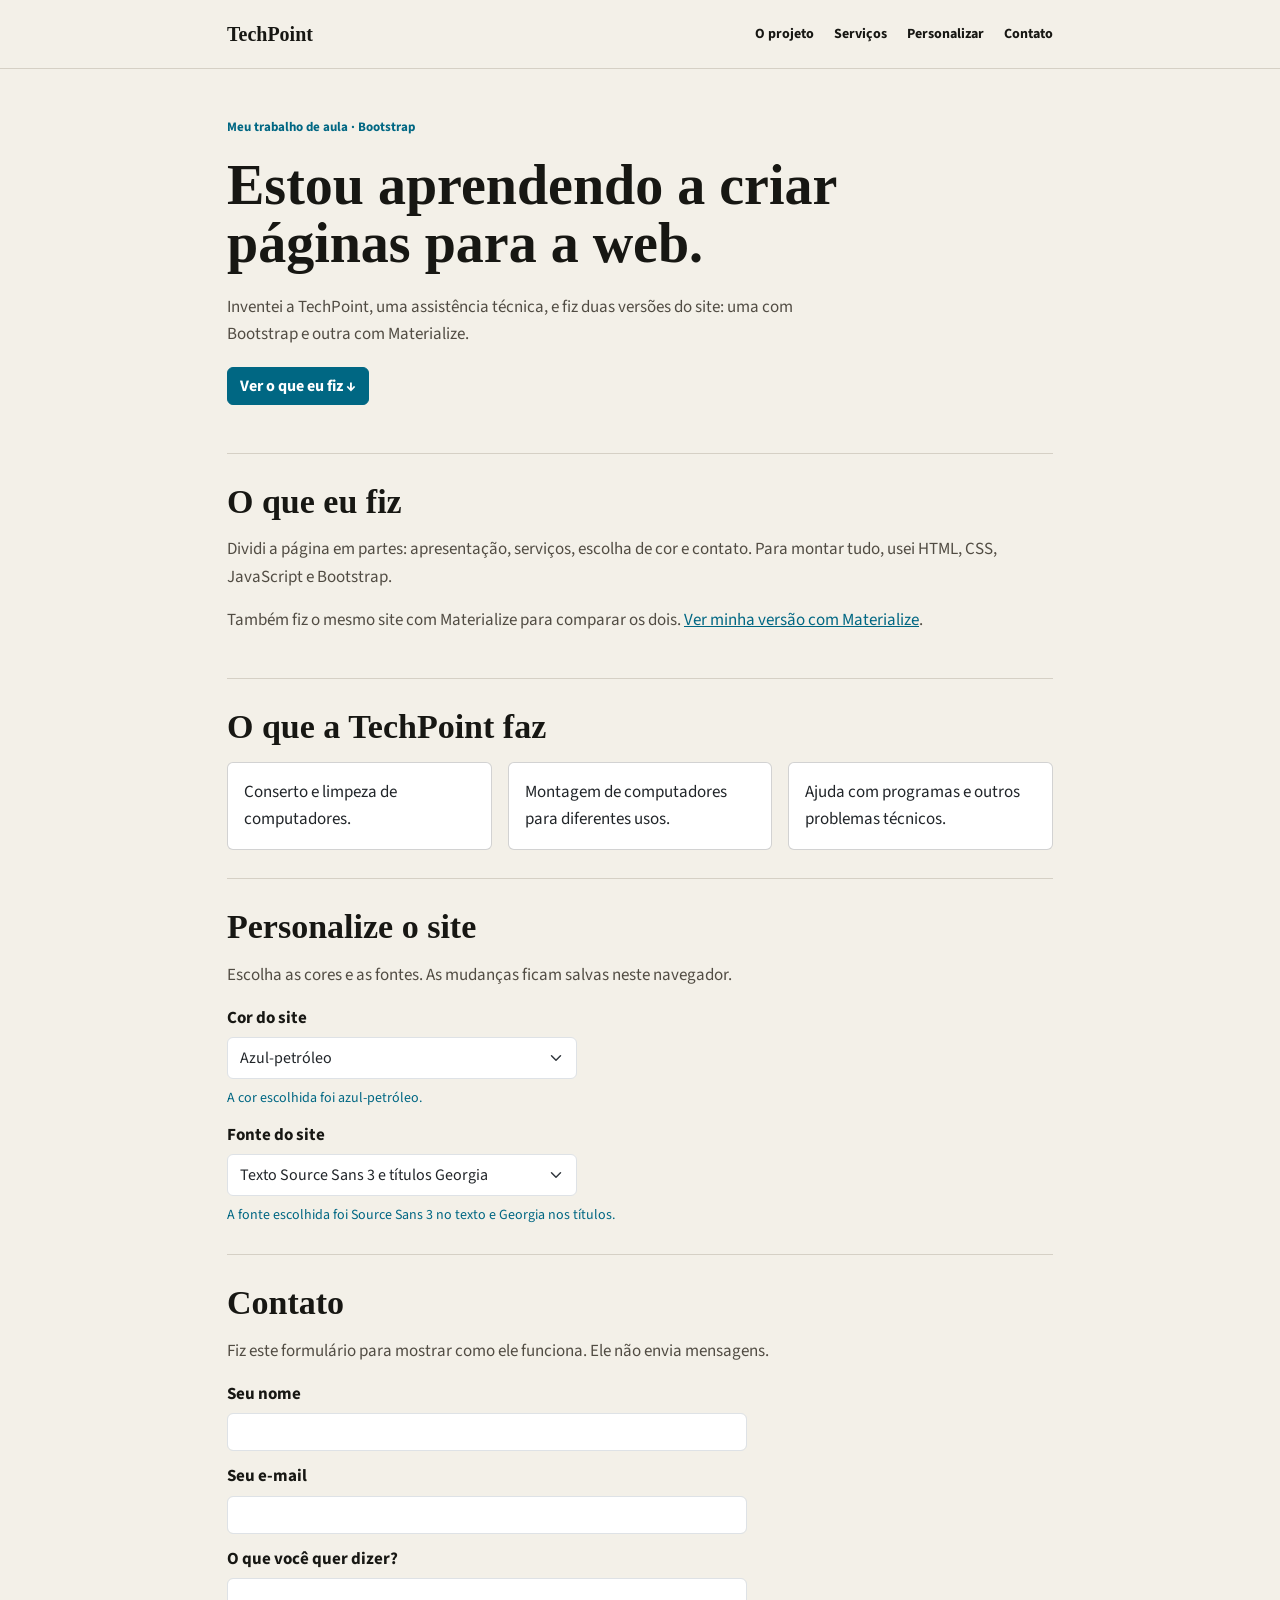
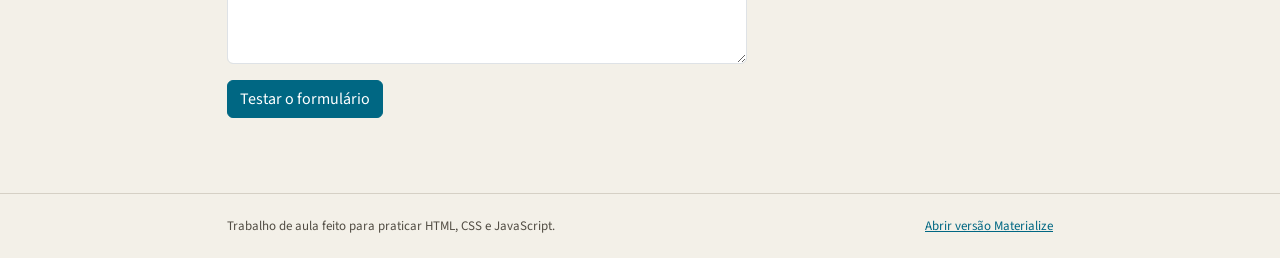
<file: bootstrap/index.html>
<!doctype html>
<html lang="pt-BR">
<head>
  <meta charset="utf-8">
  <meta name="viewport" content="width=device-width, initial-scale=1">
  <meta name="description" content="Versão Bootstrap do site TechPoint, criado para comparar frameworks CSS e testar personalização de cores e fontes.">
  <title>TechPoint - Bootstrap</title>
  <link rel="preconnect" href="https://fonts.googleapis.com">
  <link rel="preconnect" href="https://fonts.gstatic.com" crossorigin>
  <link href="https://fonts.googleapis.com/css2?family=Source+Sans+3:wght@400;600;700&display=swap" rel="stylesheet">
  <link href="https://cdn.jsdelivr.net/npm/bootstrap@5.3.3/dist/css/bootstrap.min.css" rel="stylesheet">
  <link rel="stylesheet" href="../css/estilos.css?v=8">
</head>
<body class="versao-bootstrap">
  <header class="site-header">
    <div class="container header-content">
      <a class="logo" href="#inicio">TechPoint</a>
      <nav aria-label="Navegação principal">
        <a href="#projeto">O projeto</a>
        <a href="#servicos">Serviços</a>
        <a href="#preferencias">Personalizar</a>
        <a href="#contato">Contato</a>
      </nav>
    </div>
  </header>

  <main class="container">
    <section class="intro" id="inicio">
      <p class="eyebrow">Meu trabalho de aula · Bootstrap</p>
      <h1>Estou aprendendo a criar páginas para a web.</h1>
      <p>Inventei a TechPoint, uma assistência técnica, e fiz duas versões do site: uma com Bootstrap e outra com Materialize.</p>
      <a class="btn btn-primary text-link" href="#projeto">Ver o que eu fiz ↓</a>
    </section>

    <section class="content-section" id="projeto">
      <h2>O que eu fiz</h2>
      <p>Dividi a página em partes: apresentação, serviços, escolha de cor e contato. Para montar tudo, usei HTML, CSS, JavaScript e Bootstrap.</p>
      <p>Também fiz o mesmo site com Materialize para comparar os dois. <a href="../materialize/">Ver minha versão com Materialize</a>.</p>
    </section>

    <section class="content-section" id="servicos">
      <h2>O que a TechPoint faz</h2>
      <div class="row g-3 service-grid">
        <article class="col-12 col-md-4">
          <div class="card h-100">
            <div class="card-body">
              <p class="card-text">Conserto e limpeza de computadores.</p>
            </div>
          </div>
        </article>
        <article class="col-12 col-md-4">
          <div class="card h-100">
            <div class="card-body">
              <p class="card-text">Montagem de computadores para diferentes usos.</p>
            </div>
          </div>
        </article>
        <article class="col-12 col-md-4">
          <div class="card h-100">
            <div class="card-body">
              <p class="card-text">Ajuda com programas e outros problemas técnicos.</p>
            </div>
          </div>
        </article>
      </div>
    </section>

    <section class="content-section" id="preferencias">
      <h2>Personalize o site</h2>
      <p>Escolha as cores e as fontes. As mudanças ficam salvas neste navegador.</p>
      <label for="paleta">Cor do site</label>
      <select id="paleta" class="form-select preference-select">
        <option value="petroleo">Azul-petróleo</option>
        <option value="oliva">Verde-oliva</option>
        <option value="ocre">Ocre</option>
      </select>
      <p id="estado-preferencia" class="status-message mensagem-destaque" role="status" aria-live="polite"></p>
      <label for="fonte">Fonte do site</label>
      <select id="fonte" class="form-select preference-select">
        <option value="mista">Texto Source Sans 3 e títulos Georgia</option>
        <option value="serifada">Georgia</option>
        <option value="sem-serifa">Source Sans 3</option>
      </select>
      <p id="estado-fonte" class="status-message mensagem-destaque" role="status" aria-live="polite"></p>
    </section>

    <section class="content-section" id="contato">
      <h2>Contato</h2>
      <p>Fiz este formulário para mostrar como ele funciona. Ele não envia mensagens.</p>
      <form id="form-contato" class="contact-form">
        <label for="nome">Seu nome</label>
        <input class="form-control" id="nome" name="nome" autocomplete="name" required>

        <label for="email">Seu e-mail</label>
        <input class="form-control" id="email" name="email" type="email" autocomplete="email" required>

        <label for="mensagem">O que você quer dizer?</label>
        <textarea class="form-control mb-3" id="mensagem" name="mensagem" rows="3" required></textarea>

        <button class="btn btn-primary" type="submit">Testar o formulário</button>
        <p id="resposta-formulario" class="status-message mensagem-destaque" role="status" aria-live="polite"></p>
      </form>
    </section>
  </main>

  <footer class="site-footer">
    <div class="container footer-content">
      <span>Trabalho de aula feito para praticar HTML, CSS e JavaScript.</span>
      <a href="../materialize/">Abrir versão Materialize</a>
    </div>
  </footer>
  <script src="../js/preferencias.js?v=2"></script>
</body>
</html>
</file>
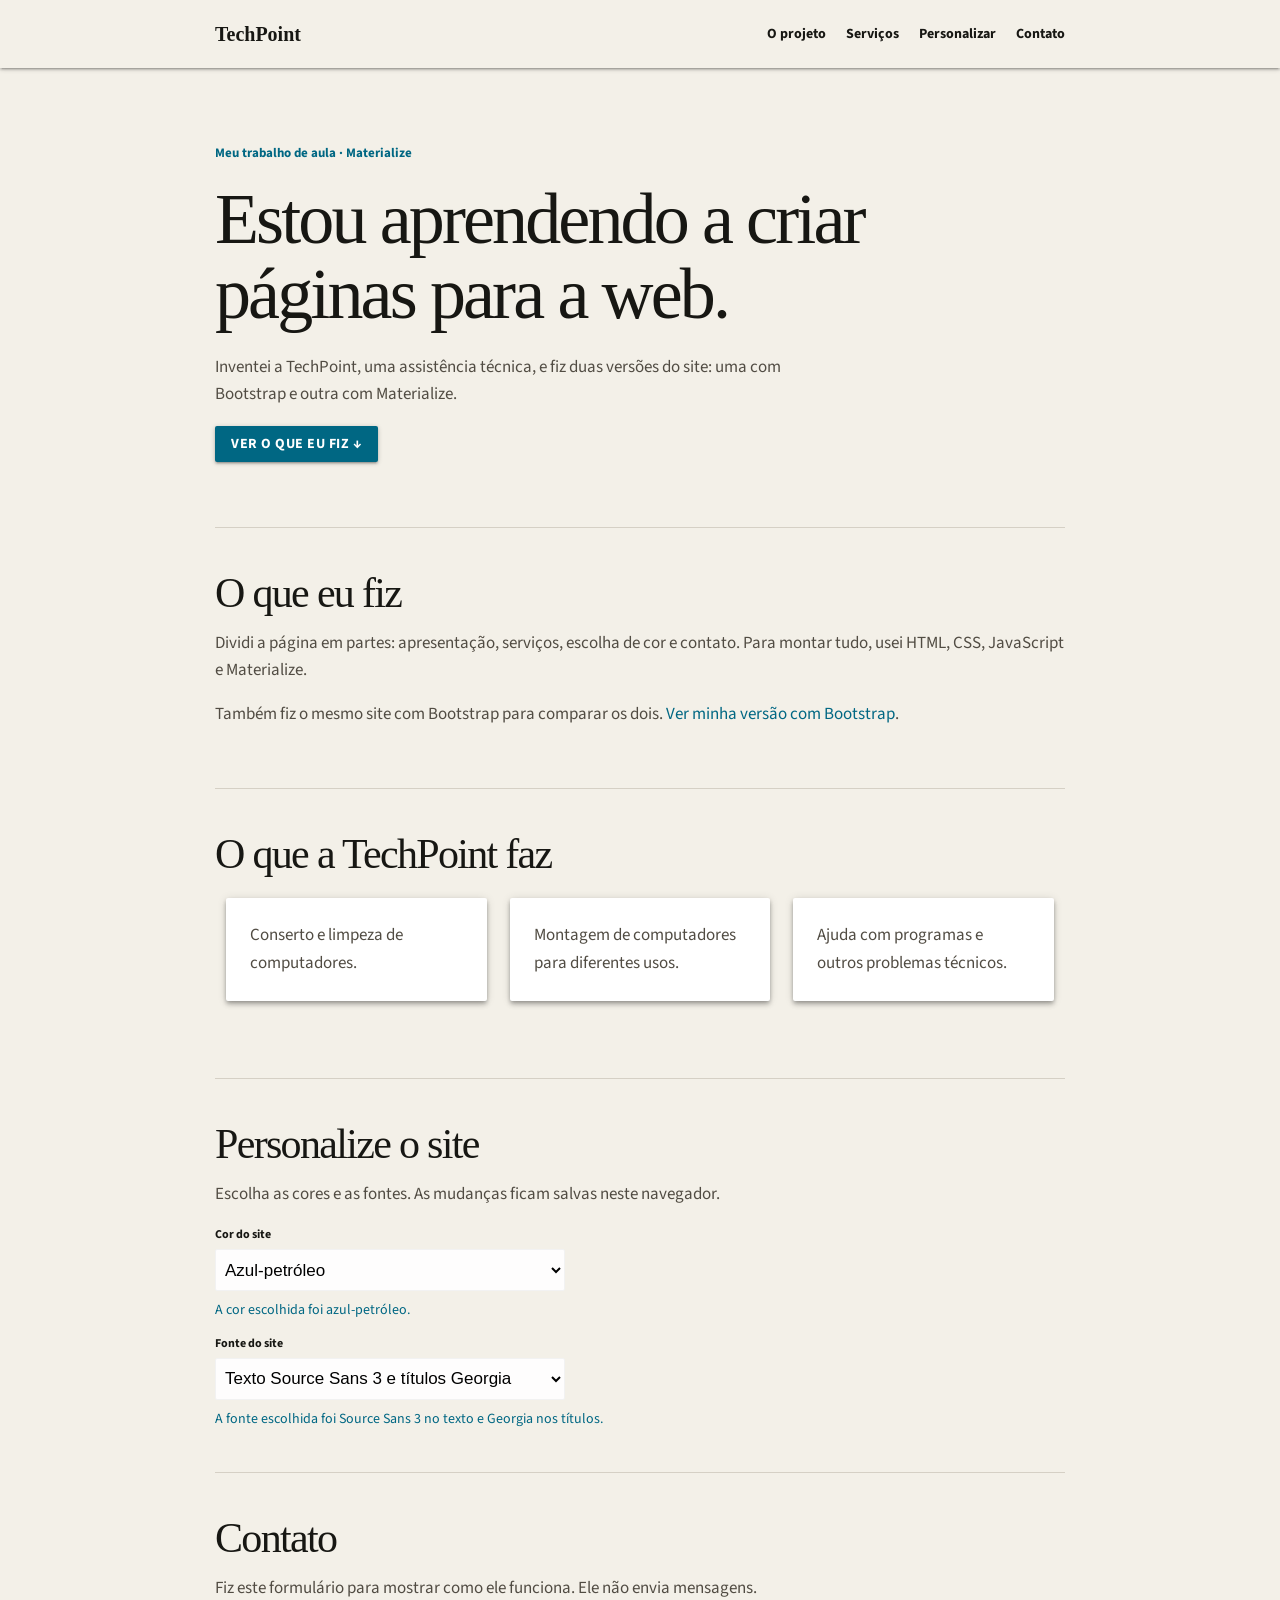
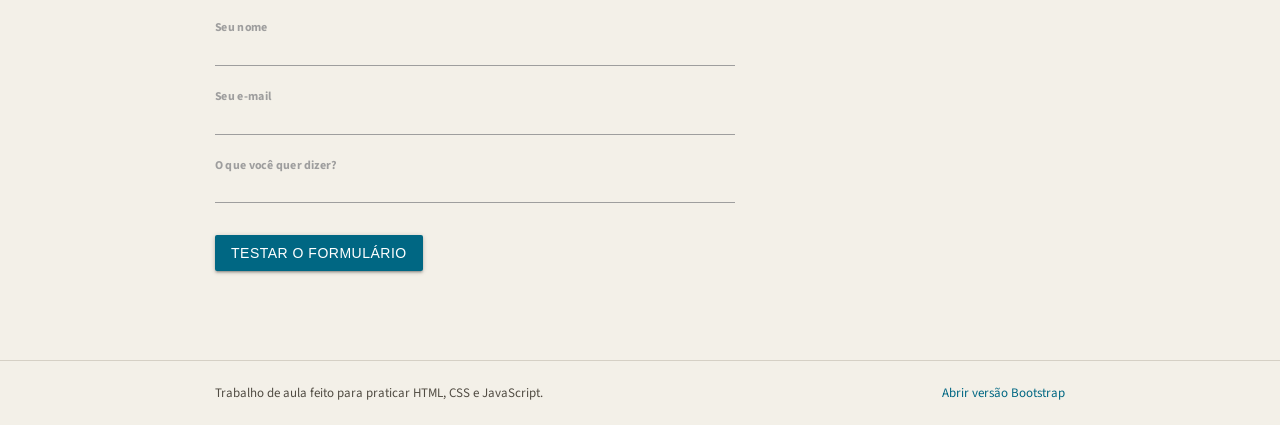
<file: materialize/index.html>
<!doctype html>
<html lang="pt-BR">
<head>
  <meta charset="utf-8">
  <meta name="viewport" content="width=device-width, initial-scale=1">
  <meta name="description" content="Versão Materialize do site TechPoint, criado para comparar frameworks CSS e testar personalização de cores e fontes.">
  <title>TechPoint - Materialize</title>
  <link rel="preconnect" href="https://fonts.googleapis.com">
  <link rel="preconnect" href="https://fonts.gstatic.com" crossorigin>
  <link href="https://fonts.googleapis.com/css2?family=Source+Sans+3:wght@400;600;700&display=swap" rel="stylesheet">
  <link href="https://cdnjs.cloudflare.com/ajax/libs/materialize/1.0.0/css/materialize.min.css" rel="stylesheet">
  <link rel="stylesheet" href="../css/estilos.css?v=8">
</head>
<body class="versao-materialize">
  <header class="site-header z-depth-1">
    <div class="container header-content">
      <a class="logo" href="#inicio">TechPoint</a>
      <nav aria-label="Navegação principal">
        <a href="#projeto">O projeto</a>
        <a href="#servicos">Serviços</a>
        <a href="#preferencias">Personalizar</a>
        <a href="#contato">Contato</a>
      </nav>
    </div>
  </header>

  <main class="container">
    <section class="intro" id="inicio">
      <p class="eyebrow">Meu trabalho de aula · Materialize</p>
      <h1>Estou aprendendo a criar páginas para a web.</h1>
      <p>Inventei a TechPoint, uma assistência técnica, e fiz duas versões do site: uma com Bootstrap e outra com Materialize.</p>
      <a class="waves-effect waves-light btn text-link" href="#projeto">Ver o que eu fiz ↓</a>
    </section>

    <section class="content-section" id="projeto">
      <h2>O que eu fiz</h2>
      <p>Dividi a página em partes: apresentação, serviços, escolha de cor e contato. Para montar tudo, usei HTML, CSS, JavaScript e Materialize.</p>
      <p>Também fiz o mesmo site com Bootstrap para comparar os dois. <a href="../bootstrap/">Ver minha versão com Bootstrap</a>.</p>
    </section>

    <section class="content-section" id="servicos">
      <h2>O que a TechPoint faz</h2>
      <div class="row service-grid">
        <article class="col s12 m4">
          <div class="card z-depth-2">
            <div class="card-content">
              <p>Conserto e limpeza de computadores.</p>
            </div>
          </div>
        </article>
        <article class="col s12 m4">
          <div class="card z-depth-2">
            <div class="card-content">
              <p>Montagem de computadores para diferentes usos.</p>
            </div>
          </div>
        </article>
        <article class="col s12 m4">
          <div class="card z-depth-2">
            <div class="card-content">
              <p>Ajuda com programas e outros problemas técnicos.</p>
            </div>
          </div>
        </article>
      </div>
    </section>

    <section class="content-section" id="preferencias">
      <h2>Personalize o site</h2>
      <p>Escolha as cores e as fontes. As mudanças ficam salvas neste navegador.</p>
      <label for="paleta">Cor do site</label>
      <select id="paleta" class="browser-default preference-select">
        <option value="petroleo">Azul-petróleo</option>
        <option value="oliva">Verde-oliva</option>
        <option value="ocre">Ocre</option>
      </select>
      <p id="estado-preferencia" class="status-message mensagem-destaque" role="status" aria-live="polite"></p>
      <label for="fonte">Fonte do site</label>
      <select id="fonte" class="browser-default preference-select">
        <option value="mista">Texto Source Sans 3 e títulos Georgia</option>
        <option value="serifada">Georgia</option>
        <option value="sem-serifa">Source Sans 3</option>
      </select>
      <p id="estado-fonte" class="status-message mensagem-destaque" role="status" aria-live="polite"></p>
    </section>

    <section class="content-section" id="contato">
      <h2>Contato</h2>
      <p>Fiz este formulário para mostrar como ele funciona. Ele não envia mensagens.</p>
      <form id="form-contato" class="contact-form">
        <div class="input-field">
          <input id="nome" name="nome" class="validate" autocomplete="name" required>
          <label for="nome" class="active">Seu nome</label>
        </div>

        <div class="input-field">
          <input id="email" name="email" type="email" class="validate" autocomplete="email" required>
          <label for="email" class="active">Seu e-mail</label>
        </div>

        <div class="input-field">
          <textarea id="mensagem" name="mensagem" class="materialize-textarea" rows="3" required></textarea>
          <label for="mensagem" class="active">O que você quer dizer?</label>
        </div>

        <button class="waves-effect waves-light btn" type="submit">Testar o formulário</button>
        <p id="resposta-formulario" class="status-message mensagem-destaque" role="status" aria-live="polite"></p>
      </form>
    </section>
  </main>

  <footer class="site-footer">
    <div class="container footer-content">
      <span>Trabalho de aula feito para praticar HTML, CSS e JavaScript.</span>
      <a href="../bootstrap/">Abrir versão Bootstrap</a>
    </div>
  </footer>
  <script src="../js/preferencias.js?v=2"></script>
</body>
</html>
</file>
<file: css/estilos.css>
:root {
  --fundo: #f3f0e8;
  --texto: #171713;
  --texto-suave: #514c43;
  --linha: #d5d0c5;
  --destaque: #006783;
  --fonte-corpo: "Source Sans 3", Arial, sans-serif;
  --fonte-titulo: Georgia, "Times New Roman", serif;
}

/* O JavaScript muda estas opções quando a pessoa troca as preferências. */
html[data-tema="oliva"] { --destaque: #69765e; }
html[data-tema="ocre"] { --destaque: #a87920; }

html[data-fonte="serifada"] {
  --fonte-corpo: Georgia, "Times New Roman", serif;
  --fonte-titulo: Georgia, "Times New Roman", serif;
}

html[data-fonte="sem-serifa"] {
  --fonte-corpo: "Source Sans 3", Arial, sans-serif;
  --fonte-titulo: "Source Sans 3", Arial, sans-serif;
}

* { box-sizing: border-box; }
html { scroll-behavior: smooth; }

body {
  margin: 0;
  background: var(--fundo);
  color: var(--texto-suave);
  font: 17px/1.6 var(--fonte-corpo);
}

.container {
  width: calc(100% - 40px);
  max-width: 850px;
  margin: 0 auto;
}

a { color: var(--destaque); }

h1, h2, .logo {
  color: var(--texto);
  font-family: var(--fonte-titulo);
}

h1 {
  max-width: 760px;
  margin: 0 0 22px;
  font-size: clamp(44px, 7vw, 72px);
  font-weight: 400;
  letter-spacing: -0.04em;
  line-height: 1.04;
}

h2 {
  margin: 0 0 14px;
  font-size: clamp(32px, 4vw, 42px);
  font-weight: 400;
  letter-spacing: -0.04em;
}

.versao-bootstrap h1, .versao-bootstrap h2 {
  font-weight: 600;
  letter-spacing: 0;
}

.versao-bootstrap h1 { font-size: clamp(36px, 5vw, 56px); }
.versao-bootstrap h2 { font-size: clamp(28px, 3vw, 34px); }

p { margin-top: 0; }

label {
  display: block;
  margin: 12px 0 5px;
  color: var(--texto);
  font-weight: 700;
}

.site-header {
  position: sticky;
  top: 0;
  z-index: 10;
  border-bottom: 1px solid var(--linha);
  background: var(--fundo);
}
.versao-materialize .site-header { border: 0; }

.header-content,
.footer-content {
  display: flex;
  align-items: center;
  justify-content: space-between;
}
.header-content { min-height: 68px; gap: 20px; }

.logo {
  font-size: 20px;
  font-weight: 700;
  text-decoration: none;
}

.site-header nav {
  display: flex;
  width: auto;
  height: auto;
  align-items: center;
  gap: 20px;
  background: transparent;
  box-shadow: none;
  line-height: normal;
}
.site-header nav a {
  padding: 0;
  color: var(--texto);
  font-size: 14px;
  font-weight: 700;
  text-decoration: none;
}
.site-header nav a:hover { color: var(--destaque); }

.intro, .content-section { scroll-margin-top: 110px; }
.intro { padding: 75px 0 65px; }
.versao-bootstrap .intro { padding: 48px 0; }
.eyebrow {
  margin-bottom: 18px;
  color: var(--destaque);
  font-size: 13px;
  font-weight: 700;
}
.intro > p:not(.eyebrow) { max-width: 610px; margin-bottom: 18px; }
.text-link { font-weight: 700; }

.content-section {
  padding: 42px 0;
  border-top: 1px solid var(--linha);
}
.versao-bootstrap .content-section { padding: 28px 0; }

.service-grid .card { height: 100%; }

.preference-select {
  display: block;
  width: 100%;
  max-width: 350px;
  height: 42px;
}
.contact-form { max-width: 520px; }

.versao-bootstrap .btn-primary {
  background: var(--destaque);
  border-color: var(--destaque);
}

.versao-bootstrap .btn-primary:hover, .versao-materialize .btn.waves-effect:hover {
  background: var(--texto);
  border-color: var(--texto);
}

.versao-materialize .btn.waves-effect { background: var(--destaque); }

.mensagem-destaque, .status-message { color: var(--destaque); }

.status-message {
  min-height: 1.4em;
  margin: 8px 0 0;
  font-size: 14px;
}

.site-footer { margin-top: 20px; border-top: 1px solid var(--linha); }

.footer-content {
  min-height: 64px;
  gap: 12px;
  font-size: 13px;
}

@media (max-width: 600px) {
  body { font-size: 16px; }
  .header-content, .footer-content {
    align-items: flex-start;
    flex-direction: column;
    justify-content: center;
  }
  .header-content { padding: 12px 0; }
  .site-header nav { flex-wrap: wrap; gap: 10px 16px; }
  .intro { padding: 54px 0 48px; }
  .versao-bootstrap .intro { padding: 40px 0; }
  .content-section { padding: 32px 0; }
  .versao-bootstrap .content-section { padding: 24px 0; }
  .footer-content { padding: 14px 0; }
}

/* Respeita a preferência por menos movimento. */
@media (prefers-reduced-motion: reduce) {
  html { scroll-behavior: auto; }
}
</file>
